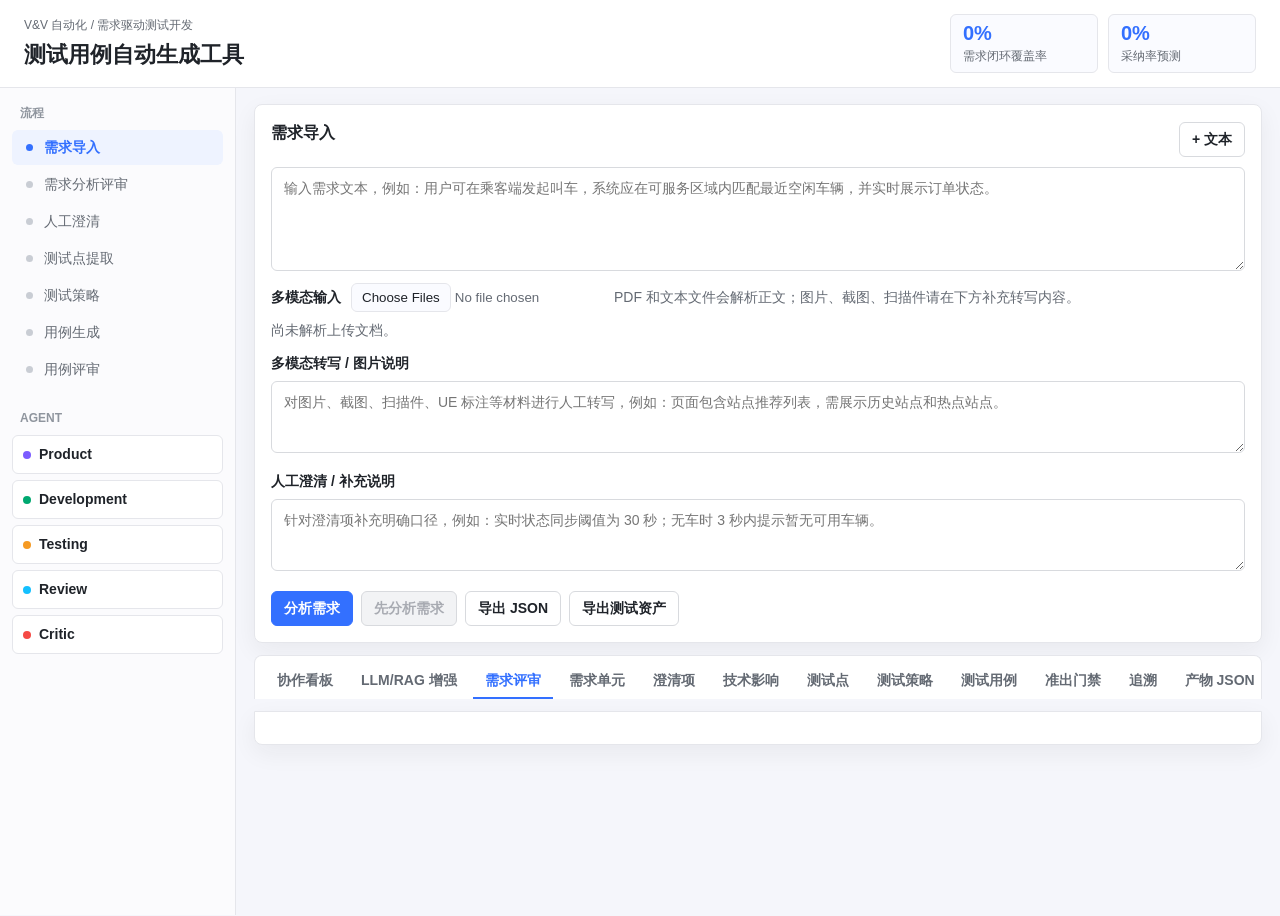
<file: vv-automation/test-preparation/testcase-generator-web/index.html>
<!doctype html>
<html lang="zh-CN">
  <head>
    <meta charset="utf-8">
    <meta name="viewport" content="width=device-width, initial-scale=1">
    <title>测试用例自动生成工具 MVP</title>
    <link rel="stylesheet" href="styles.css">
  </head>
  <body>
    <header class="topbar">
      <div>
        <p class="eyebrow">V&V 自动化 / 需求驱动测试开发</p>
        <h1>测试用例自动生成工具</h1>
      </div>
      <div class="metrics">
        <div>
          <span id="coverageMetric">0%</span>
          <label>需求闭环覆盖率</label>
        </div>
        <div>
          <span id="adoptionMetric">0%</span>
          <label>采纳率预测</label>
        </div>
      </div>
    </header>

    <main class="layout">
      <aside class="sidebar">
        <section>
          <h2>流程</h2>
          <ol class="steps" id="stepList">
            <li class="active">需求导入</li>
            <li>需求分析评审</li>
            <li>人工澄清</li>
            <li>测试点提取</li>
            <li>测试策略</li>
            <li>用例生成</li>
            <li>用例评审</li>
          </ol>
        </section>
        <section>
          <h2>Agent</h2>
          <div class="agent product">Product</div>
          <div class="agent dev">Development</div>
          <div class="agent test">Testing</div>
          <div class="agent review">Review</div>
          <div class="agent critic">Critic</div>
        </section>
      </aside>

      <section class="workspace">
        <section class="panel">
          <div class="panel-title">
            <h2>需求导入</h2>
            <button id="addText">+ 文本</button>
          </div>
          <div id="requirementInputs" class="input-stack">
            <textarea placeholder="输入需求文本，例如：用户可在乘客端发起叫车，系统应在可服务区域内匹配最近空闲车辆，并实时展示订单状态。"></textarea>
          </div>
          <div class="file-row">
            <label for="fileInput">多模态输入</label>
            <input id="fileInput" type="file" multiple accept=".pdf,.txt,.md,.csv,.json,.png,.jpg,.jpeg,.webp,text/*,application/pdf,image/*">
            <span>PDF 和文本文件会解析正文；图片、截图、扫描件请在下方补充转写内容。</span>
          </div>
          <div id="fileParseStatus" class="parse-status muted">尚未解析上传文档。</div>
          <div class="clarification-entry">
            <label for="multimodalNotes">多模态转写 / 图片说明</label>
            <textarea id="multimodalNotes" placeholder="对图片、截图、扫描件、UE 标注等材料进行人工转写，例如：页面包含站点推荐列表，需展示历史站点和热点站点。"></textarea>
          </div>
          <div class="clarification-entry">
            <label for="humanClarifications">人工澄清 / 补充说明</label>
            <textarea id="humanClarifications" placeholder="针对澄清项补充明确口径，例如：实时状态同步阈值为 30 秒；无车时 3 秒内提示暂无可用车辆。"></textarea>
          </div>
          <div class="actions">
            <button id="analyzeRequirements" class="primary">分析需求</button>
            <button id="runPipeline" disabled>生成后续测试资产</button>
            <button id="exportJson">导出 JSON</button>
            <button id="exportAssets">导出测试资产</button>
          </div>
        </section>

        <section class="tabs">
          <button class="tab" data-tab="collaboration">协作看板</button>
          <button class="tab" data-tab="llm">LLM/RAG 增强</button>
          <button class="tab active" data-tab="review">需求评审</button>
          <button class="tab" data-tab="units">需求单元</button>
          <button class="tab" data-tab="clarify">澄清项</button>
          <button class="tab" data-tab="tech">技术影响</button>
          <button class="tab" data-tab="points">测试点</button>
          <button class="tab" data-tab="strategy">测试策略</button>
          <button class="tab" data-tab="cases">测试用例</button>
          <button class="tab" data-tab="readiness">准出门禁</button>
          <button class="tab" data-tab="trace">追溯</button>
          <button class="tab" data-tab="artifacts">产物 JSON</button>
          <button class="tab" data-tab="assets">测试资产</button>
        </section>

        <section id="collaboration" class="tab-panel"></section>
        <section id="llm" class="tab-panel"></section>
        <section id="review" class="tab-panel active"></section>
        <section id="units" class="tab-panel"></section>
        <section id="clarify" class="tab-panel"></section>
        <section id="tech" class="tab-panel"></section>
        <section id="points" class="tab-panel"></section>
        <section id="strategy" class="tab-panel"></section>
        <section id="cases" class="tab-panel"></section>
        <section id="readiness" class="tab-panel"></section>
        <section id="trace" class="tab-panel"></section>
        <section id="artifacts" class="tab-panel"></section>
        <section id="assets" class="tab-panel"></section>
      </section>
    </main>

    <script src="app.js?v=20260618-llm-staged"></script>
  </body>
</html>
</file>
<file: vv-automation/test-preparation/testcase-generator-web/styles.css>
:root {
  --bg: #f5f6fb;
  --panel: #ffffff;
  --panel-soft: #fafbff;
  --text: #1f2329;
  --muted: #646a73;
  --subtle: #8f959e;
  --line: #e5e6eb;
  --line-strong: #d8dade;
  --primary: #3370ff;
  --primary-hover: #245bdb;
  --primary-soft: #eef3ff;
  --purple: #615ced;
  --product: #7b5cff;
  --dev: #00a870;
  --test: #f59a23;
  --review: #14c0ff;
  --critic: #f54a45;
  --ok: #2ea121;
  --warn: #d9822b;
  --block: #d93026;
  --shadow: 0 8px 24px rgba(31, 35, 41, 0.06);
}

* {
  box-sizing: border-box;
}

body {
  margin: 0;
  background: var(--bg);
  color: var(--text);
  font-family: Inter, -apple-system, BlinkMacSystemFont, "Segoe UI", "PingFang SC", "Microsoft YaHei", sans-serif;
  font-size: 14px;
  line-height: 1.5;
  letter-spacing: 0;
}

h1,
h2,
h3,
h4,
p {
  margin-top: 0;
}

h1 {
  margin-bottom: 0;
  font-size: 22px;
  font-weight: 650;
  letter-spacing: 0;
}

h2 {
  margin-bottom: 12px;
  font-size: 16px;
  font-weight: 650;
}

h3 {
  margin-bottom: 12px;
  font-size: 15px;
  font-weight: 650;
}

h4 {
  margin: 18px 0 10px;
  font-size: 14px;
  font-weight: 650;
}

.topbar {
  min-height: 72px;
  padding: 14px 24px;
  background: var(--panel);
  border-bottom: 1px solid var(--line);
  display: flex;
  justify-content: space-between;
  gap: 24px;
  align-items: center;
  position: sticky;
  top: 0;
  z-index: 20;
}

.topbar > div:first-child {
  min-width: 0;
}

.eyebrow {
  margin: 0 0 4px;
  color: var(--muted);
  font-size: 12px;
}

.metrics {
  display: grid;
  grid-template-columns: repeat(2, minmax(148px, 1fr));
  gap: 10px;
}

.metrics div {
  min-height: 48px;
  padding: 7px 12px;
  border: 1px solid var(--line);
  border-radius: 6px;
  background: var(--panel-soft);
}

.metrics span {
  display: block;
  font-size: 20px;
  line-height: 1.1;
  font-weight: 700;
  color: var(--primary);
}

.metrics label {
  display: block;
  margin-top: 3px;
  color: var(--muted);
  font-size: 12px;
}

.layout {
  display: grid;
  grid-template-columns: 236px minmax(0, 1fr);
  min-height: calc(100vh - 72px);
}

.sidebar {
  padding: 16px 12px;
  background: #fbfbfd;
  border-right: 1px solid var(--line);
  align-self: stretch;
  position: sticky;
  top: 73px;
  height: calc(100vh - 73px);
  overflow: auto;
}

.sidebar section + section {
  margin-top: 22px;
}

.sidebar h2 {
  margin: 0 8px 8px;
  color: var(--subtle);
  font-size: 12px;
  text-transform: uppercase;
}

.steps {
  margin: 0;
  padding: 0;
  list-style: none;
}

.steps li {
  min-height: 34px;
  margin: 2px 0;
  padding: 7px 10px 7px 32px;
  border-radius: 6px;
  color: var(--muted);
  position: relative;
}

.steps li::before {
  content: "";
  width: 7px;
  height: 7px;
  border-radius: 50%;
  background: #c9cdd4;
  position: absolute;
  left: 14px;
  top: 14px;
}

.steps li.active {
  color: var(--primary);
  background: var(--primary-soft);
  font-weight: 650;
}

.steps li.active::before {
  background: var(--primary);
}

.agent {
  margin: 6px 0;
  padding: 8px 10px;
  border: 1px solid var(--line);
  border-radius: 6px;
  background: var(--panel);
  color: var(--text);
  font-weight: 600;
}

.agent::before {
  content: "";
  display: inline-block;
  width: 8px;
  height: 8px;
  border-radius: 50%;
  margin-right: 8px;
}

.product::before {
  background: var(--product);
}

.dev::before {
  background: var(--dev);
}

.test::before {
  background: var(--test);
}

.review::before {
  background: var(--review);
}

.critic::before {
  background: var(--critic);
}

.workspace {
  min-width: 0;
  display: grid;
  align-content: start;
  gap: 12px;
  padding: 16px 18px 24px;
}

.panel,
.tab-panel {
  background: var(--panel);
  border: 1px solid var(--line);
  border-radius: 8px;
  box-shadow: var(--shadow);
}

.panel {
  padding: 16px;
}

.panel-title {
  display: flex;
  justify-content: space-between;
  gap: 12px;
  align-items: center;
  margin-bottom: 10px;
}

.input-stack {
  display: grid;
  gap: 10px;
}

textarea {
  width: 100%;
  min-height: 104px;
  resize: vertical;
  border: 1px solid var(--line-strong);
  border-radius: 6px;
  padding: 10px 12px;
  background: #fff;
  color: var(--text);
  font: inherit;
  line-height: 1.5;
  outline: none;
}

textarea:focus {
  border-color: var(--primary);
  box-shadow: 0 0 0 3px rgba(51, 112, 255, 0.12);
}

.file-row {
  margin-top: 12px;
  display: flex;
  align-items: center;
  gap: 10px;
  flex-wrap: wrap;
  color: var(--muted);
}

.file-row label,
.clarification-entry label {
  color: var(--text);
  font-weight: 650;
}

.file-row input::file-selector-button {
  border: 1px solid var(--line);
  border-radius: 6px;
  background: var(--panel-soft);
  color: var(--text);
  padding: 6px 10px;
  cursor: pointer;
}

.parse-status {
  margin-top: 8px;
}

.clarification-entry {
  margin-top: 12px;
}

.clarification-entry label {
  display: block;
  margin-bottom: 7px;
}

.clarification-entry textarea {
  min-height: 72px;
}

.actions {
  margin-top: 14px;
  display: flex;
  gap: 8px;
  flex-wrap: wrap;
}

button {
  min-height: 32px;
  border: 1px solid var(--line-strong);
  border-radius: 6px;
  background: var(--panel);
  color: var(--text);
  padding: 6px 12px;
  cursor: pointer;
  font: inherit;
  font-weight: 600;
}

button:hover:not(:disabled) {
  border-color: var(--primary);
  color: var(--primary);
  background: var(--primary-soft);
}

button.primary {
  background: var(--primary);
  border-color: var(--primary);
  color: #fff;
}

button.primary:hover:not(:disabled) {
  background: var(--primary-hover);
  border-color: var(--primary-hover);
  color: #fff;
}

button:disabled {
  cursor: not-allowed;
  color: #a8abb2;
  background: #f2f3f5;
}

.tabs {
  display: flex;
  gap: 4px;
  overflow-x: auto;
  padding: 8px 10px 0;
  border: 1px solid var(--line);
  border-bottom: 0;
  border-radius: 8px 8px 0 0;
  background: var(--panel);
  position: sticky;
  top: 73px;
  z-index: 10;
}

.tab {
  min-height: 34px;
  border: 0;
  border-bottom: 2px solid transparent;
  border-radius: 0;
  background: transparent;
  color: var(--muted);
  white-space: nowrap;
}

.tab:hover {
  color: var(--primary);
  background: transparent;
}

.tab.active {
  border-bottom-color: var(--primary);
  color: var(--primary);
  background: transparent;
}

.tab-panel {
  display: none;
  padding: 16px;
  border-radius: 0 0 8px 8px;
}

.tab-panel.active {
  display: block;
}

.summary-grid {
  display: grid;
  grid-template-columns: repeat(4, minmax(150px, 1fr));
  gap: 10px;
  margin: 12px 0 16px;
}

.summary-grid.compact {
  grid-template-columns: repeat(4, minmax(110px, 1fr));
}

.summary-card {
  border: 1px solid var(--line);
  border-radius: 8px;
  padding: 10px 12px;
  background: var(--panel-soft);
}

.summary-card label {
  display: block;
  color: var(--muted);
  font-size: 12px;
  margin-bottom: 4px;
}

.summary-card strong {
  display: block;
  font-size: 20px;
  line-height: 1.2;
  margin-bottom: 6px;
}

.summary-card p {
  margin: 6px 0 0;
  color: var(--muted);
  font-size: 12px;
}

.grid {
  display: grid;
  grid-template-columns: repeat(2, minmax(0, 1fr));
  gap: 12px;
}

.card,
.case-card,
.clarify-card {
  border: 1px solid var(--line);
  border-radius: 8px;
  padding: 12px;
  background: var(--panel-soft);
}

.card h3 {
  font-size: 14px;
  margin-bottom: 8px;
}

.inline-clarification {
  display: grid;
  grid-template-columns: minmax(220px, 1fr) auto;
  gap: 8px;
  align-items: start;
}

.inline-clarification textarea {
  min-height: 64px;
  resize: vertical;
}

.inline-clarification .muted {
  grid-column: 1 / -1;
}

.clarify-list {
  display: grid;
  gap: 10px;
}

.clarify-toolbar {
  display: flex;
  justify-content: space-between;
  align-items: center;
  gap: 12px;
  margin: 12px 0;
  padding: 12px;
  border: 1px solid #d9e3ff;
  border-radius: 8px;
  background: var(--primary-soft);
}

.clarify-toolbar p {
  margin: 0;
}

.clarify-card {
  display: grid;
  grid-template-columns: minmax(0, 1fr) minmax(320px, 0.7fr);
  gap: 16px;
}

.review-actions {
  display: flex;
  gap: 8px;
  flex-wrap: wrap;
}

.case-head {
  display: flex;
  justify-content: space-between;
  gap: 12px;
  align-items: center;
}

.muted {
  color: var(--muted);
}

.badge {
  display: inline-flex;
  align-items: center;
  min-height: 22px;
  padding: 1px 8px;
  border-radius: 999px;
  background: #edf2ff;
  color: #245bdb;
  font-size: 12px;
  font-weight: 650;
  margin-right: 6px;
}

.badge.warn {
  background: #fff7e6;
  color: var(--warn);
}

.badge.block {
  background: #ffece8;
  color: var(--block);
}

.badge.ok {
  background: #e8f7e8;
  color: var(--ok);
}

table {
  width: 100%;
  border-collapse: separate;
  border-spacing: 0;
  font-size: 13px;
  border: 1px solid var(--line);
  border-radius: 8px;
  overflow: hidden;
}

th,
td {
  border-bottom: 1px solid var(--line);
  padding: 9px 10px;
  text-align: left;
  vertical-align: top;
}

tr:last-child td {
  border-bottom: 0;
}

th {
  color: var(--muted);
  font-weight: 650;
  background: #f7f8fa;
}

tbody tr:hover {
  background: #f8fbff;
}

details {
  margin: 12px 0;
  border-top: 1px solid var(--line);
  padding-top: 10px;
}

summary {
  cursor: pointer;
  color: var(--primary);
  font-weight: 650;
}

ol,
ul {
  padding-left: 20px;
}

pre {
  margin: 0;
  padding: 12px;
  overflow: auto;
  max-height: 520px;
  border: 1px solid var(--line);
  border-radius: 8px;
  background: #1f2329;
  color: #e5e6eb;
  font-size: 13px;
  line-height: 1.5;
}

@media (max-width: 980px) {
  .topbar,
  .layout {
    display: block;
  }

  .sidebar,
  .tabs {
    position: static;
    height: auto;
  }

  .sidebar {
    border-right: 0;
    border-bottom: 1px solid var(--line);
  }

  .workspace {
    padding: 12px;
  }

  .metrics,
  .grid,
  .summary-grid,
  .summary-grid.compact,
  .clarify-card {
    grid-template-columns: 1fr;
  }

  .metrics {
    margin-top: 12px;
  }

  .clarify-toolbar {
    display: block;
  }

  .clarify-toolbar button {
    margin-top: 10px;
  }
}
</file>
